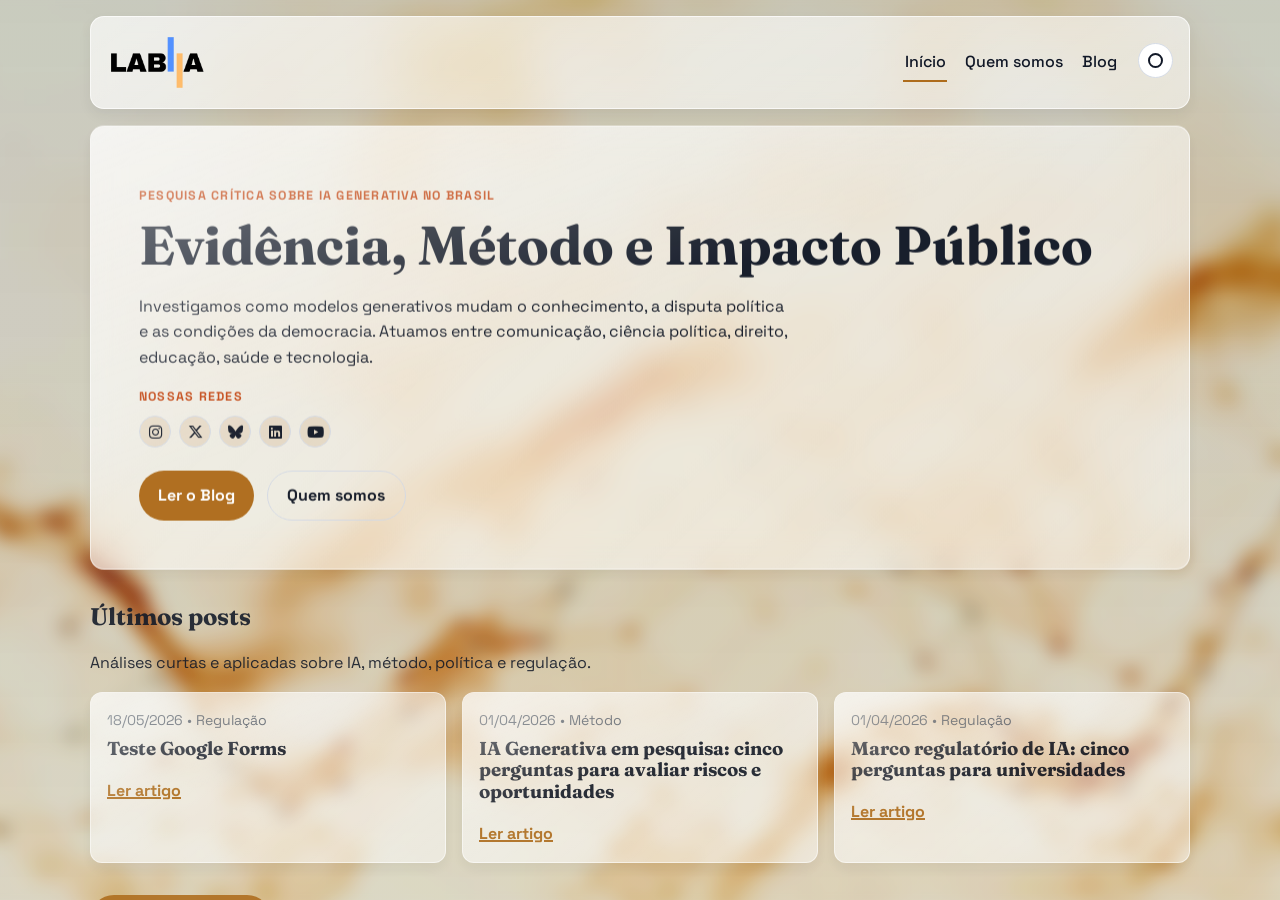
<file: index.html>
<!DOCTYPE html>
<html lang="pt-BR">
<head>
  <meta charset="UTF-8">
  <meta http-equiv="refresh" content="0; url=site/index.html">
  <meta name="viewport" content="width=device-width, initial-scale=1.0">
  <title>Redirecionando...</title>
</head>
<body>
  <p>Redirecionando para <a href="site/index.html">site/index.html</a>...</p>
</body>
</html>
</file>
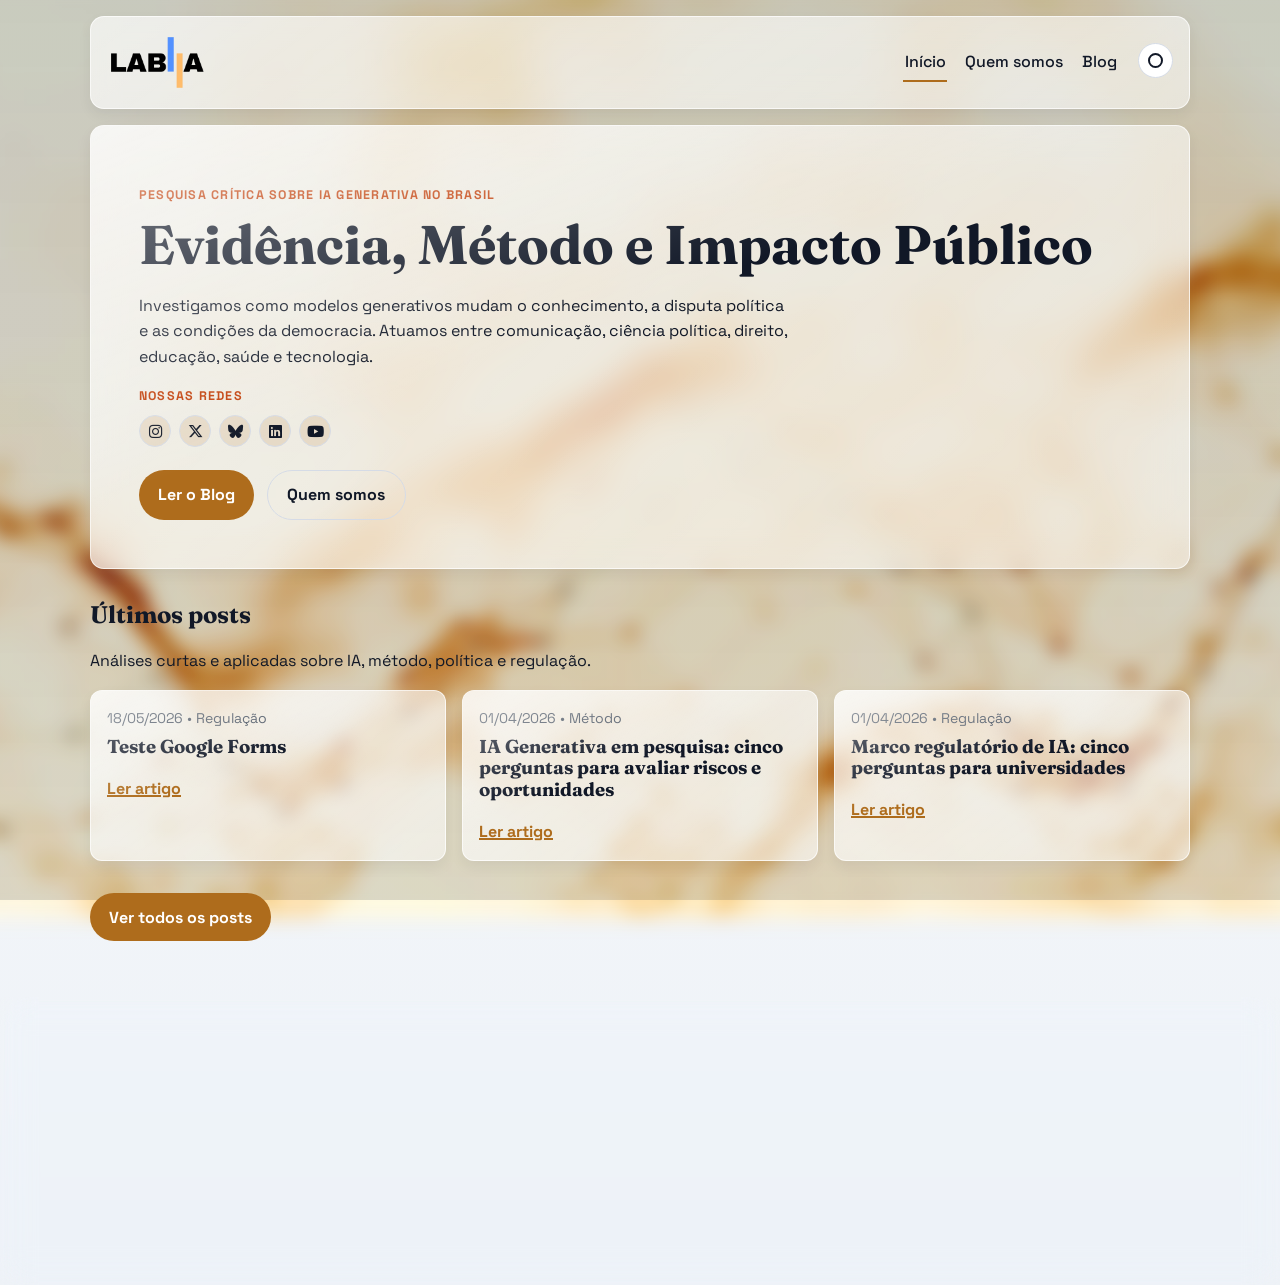
<file: site/index.html>
<!DOCTYPE html>
<html lang="pt-BR">
<head>
  <meta charset="UTF-8">
  <meta name="viewport" content="width=device-width, initial-scale=1.0">
  <title>LABIIA | IA, Democracia e Sociedade</title>
  <meta name="description" content="Site institucional do LABIIA LAB - pesquisa sobre IA generativa, política e democracia.">
  <script>
    (function () {
      const themeKey = 'labiia-theme';
      const backgroundKey = 'labiia-bg-image';
      const bgLight = 'assets/img/background-light.png';
      const bgDark = 'assets/img/background-dark.png';
      let theme = '';
      try {
        const saved = localStorage.getItem(themeKey);
        theme = saved === 'dark' || saved === 'light'
          ? saved
          : (window.matchMedia('(prefers-color-scheme: dark)').matches ? 'dark' : 'light');
      } catch (_error) {
        theme = window.matchMedia('(prefers-color-scheme: dark)').matches ? 'dark' : 'light';
      }

      const expectedBackground = theme === 'dark' ? bgDark : bgLight;
      let backgroundPath = expectedBackground;
      try {
        const storedBackground = localStorage.getItem(backgroundKey);
        backgroundPath = storedBackground === expectedBackground
          ? storedBackground
          : expectedBackground;
      } catch (_error) {
        backgroundPath = expectedBackground;
      }

      const root = document.documentElement;
      root.setAttribute('data-theme', theme);
      root.style.setProperty('--page-bg-image', `url('${backgroundPath}')`);

      try {
        localStorage.setItem(backgroundKey, backgroundPath);
      } catch (_error) {
        // Ignore storage failures.
      }
    })();
  </script>
  <link rel="stylesheet" href="https://cdnjs.cloudflare.com/ajax/libs/font-awesome/6.5.2/css/all.min.css">
  <link rel="preconnect" href="https://fonts.googleapis.com">
  <link rel="preconnect" href="https://fonts.gstatic.com" crossorigin>
  <link href="https://fonts.googleapis.com/css2?family=Fraunces:opsz,wght@9..144,500;9..144,700&family=Space+Grotesk:wght@400;500;700&display=swap" rel="stylesheet">
  <link rel="stylesheet" href="styles.css">
</head>
<body data-page="home">
  <div class="page-glow" aria-hidden="true"></div>
  <div id="site-header"></div>

  <main>
    <section class="hero reveal">
      <p class="kicker">Pesquisa crítica sobre IA generativa no Brasil</p>
      <h1>Evidência, Método e Impacto Público</h1>
      <p class="hero-copy">
        Investigamos como modelos generativos mudam o conhecimento, a disputa política e as condições da democracia.
        Atuamos entre comunicação, ciência política, direito, educação, saúde e tecnologia.
      </p>
      <div class="social-links-block" aria-label="Nossas redes">
        <p class="kicker">Nossas Redes</p>
        <div class="social-links-actions" id="labiia-social-links">
          <p class="preview-meta">Carregando redes...</p>
        </div>
      </div>
      <div class="hero-actions">
        <a class="btn btn-primary" href="blog.html">Ler o Blog</a>
        <a class="btn btn-ghost" href="quemsomos.html">Quem somos</a>
      </div>
    </section>

    <section class="reveal blog-preview">
      <div class="section-head">
        <h2>Últimos posts</h2>
        <p>Análises curtas e aplicadas sobre IA, método, política e regulação.</p>
      </div>
      <div class="preview-grid" id="home-posts-preview" aria-live="polite">
        <article class="preview-card">
          <p class="preview-meta">Carregando...</p>
          <h3>Buscando posts recentes</h3>
          <p>Se essa mensagem não sair, verifique se o servidor local está ativo.</p>
        </article>
      </div>
      <a class="btn btn-primary" href="blog.html">Ver todos os posts</a>
    </section>
  </main>

  <div id="site-footer"></div>

  <script src="script.js"></script>
</body>
</html>
</file>
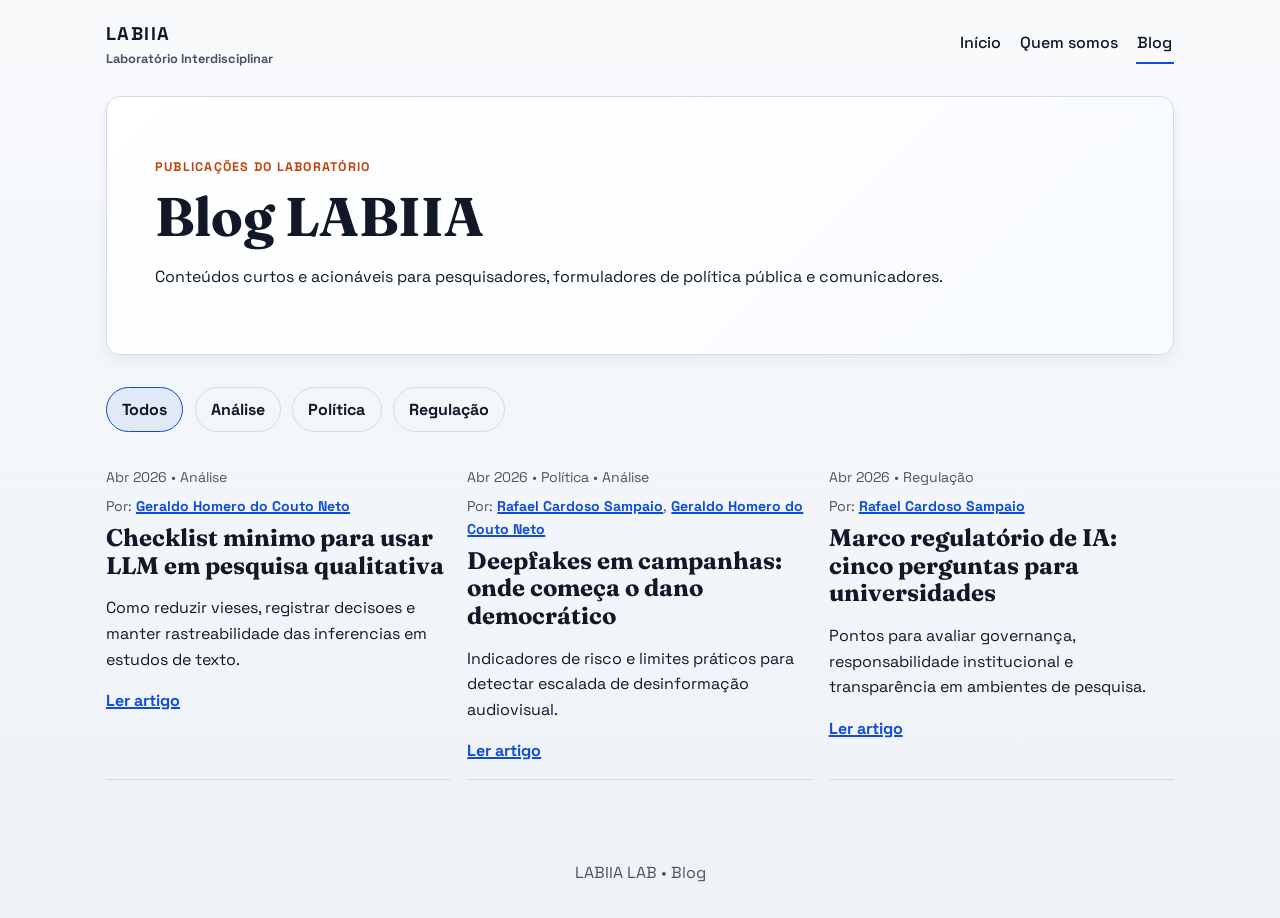
<file: blog.html>
<!DOCTYPE html>
<html lang="pt-BR">
<head>
  <meta charset="UTF-8">
  <meta name="viewport" content="width=device-width, initial-scale=1.0">
  <title>Blog | LABIIA LAB</title>
  <meta name="description" content="Blog do LABIIA LAB com artigos sobre IA generativa, política e democracia.">
  <link rel="preconnect" href="https://fonts.googleapis.com">
  <link rel="preconnect" href="https://fonts.gstatic.com" crossorigin>
  <link href="https://fonts.googleapis.com/css2?family=Fraunces:opsz,wght@9..144,500;9..144,700&family=Space+Grotesk:wght@400;500;700&display=swap" rel="stylesheet">
  <link rel="stylesheet" href="styles.css">
</head>
<body>
  <div class="page-glow" aria-hidden="true"></div>
  <header class="site-header">
    <a class="brand" href="index.html" aria-label="Início">
      <span class="brand-mark">LABIIA</span>
      <span class="brand-sub">Laboratório Interdisciplinar</span>
    </a>
    <button class="nav-toggle" type="button" aria-label="Abrir menu" aria-expanded="false" aria-controls="main-nav">
      <span></span>
      <span></span>
      <span></span>
    </button>
    <nav class="main-nav" id="main-nav" aria-label="Navegação principal">
      <a href="index.html">Início</a>
      <a href="quemsomos.html">Quem somos</a>
      <a href="blog.html" class="active">Blog</a>
    </nav>
  </header>

  <main class="blog-main">
    <section class="blog-hero reveal">
      <p class="kicker">Publicações do Laboratório</p>
      <h1>Blog LABIIA</h1>
      <p>
        Conteúdos curtos e acionáveis para pesquisadores, formuladores de política pública e comunicadores.
      </p>
    </section>

    <section class="filters reveal" id="blog-filters" aria-label="Filtros de categoria">
      <button class="filter active" data-filter="all">Todos</button>
    </section>

    <section class="posts-grid reveal" id="posts-grid" aria-live="polite">
      <article class="post-card" id="posts-loading">
        <p class="preview-meta">Carregando...</p>
        <h2>Buscando posts em Markdown</h2>
        <p>Se essa mensagem não sair, verifique se o servidor local está ativo.</p>
      </article>
    </section>
  </main>

  <footer class="site-footer">
    <p>LABIIA LAB • Blog</p>
  </footer>

  <script src="script.js"></script>
</body>
</html>
</file>
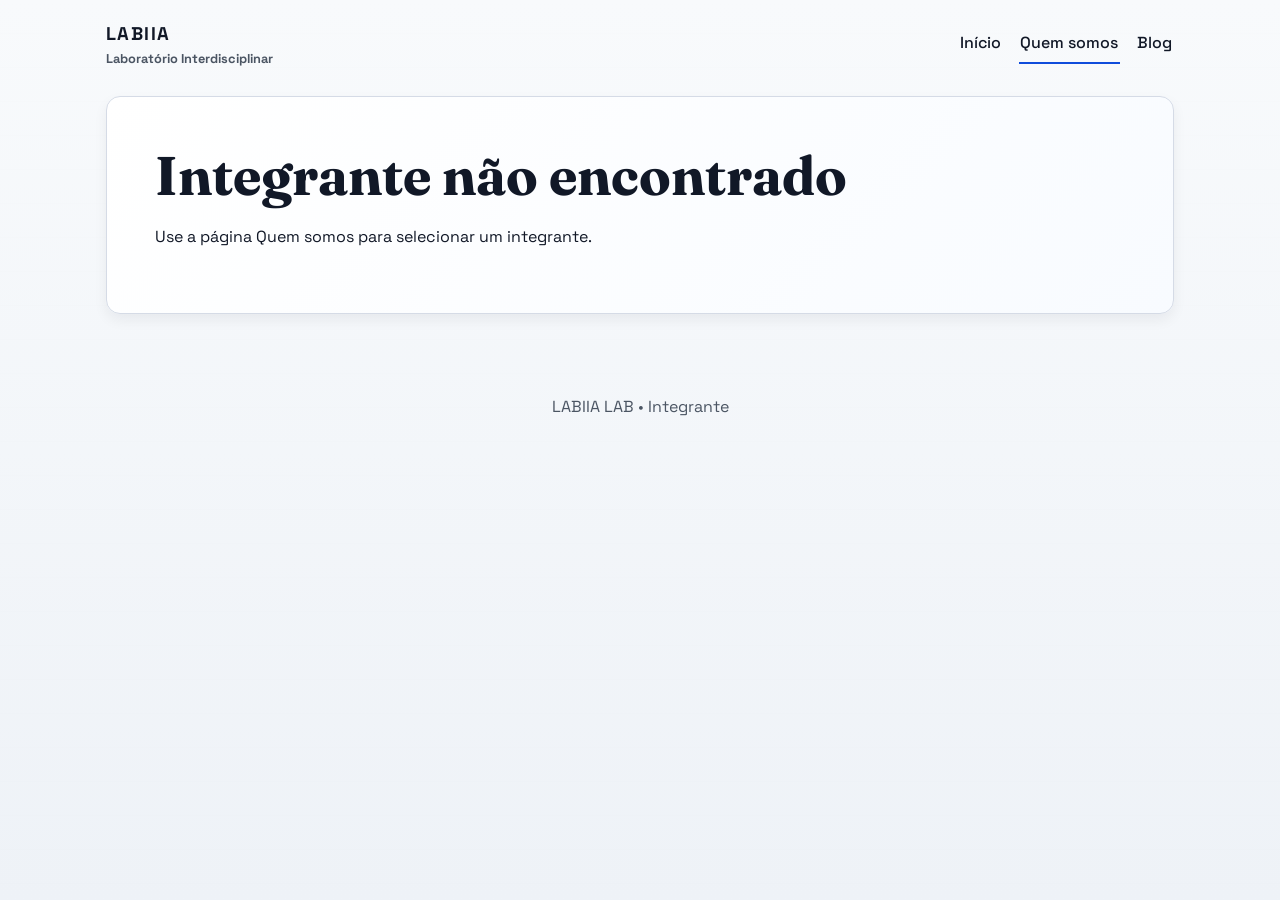
<file: integrante.html>
<!DOCTYPE html>
<html lang="pt-BR">
<head>
  <meta charset="UTF-8">
  <meta name="viewport" content="width=device-width, initial-scale=1.0">
  <title>Integrante | LABIIA</title>
  <meta name="description" content="Perfil de integrante do LABIIA LAB.">
  <link rel="preconnect" href="https://fonts.googleapis.com">
  <link rel="preconnect" href="https://fonts.gstatic.com" crossorigin>
  <link href="https://fonts.googleapis.com/css2?family=Fraunces:opsz,wght@9..144,500;9..144,700&family=Space+Grotesk:wght@400;500;700&display=swap" rel="stylesheet">
  <link rel="stylesheet" href="styles.css">
</head>
<body>
  <div class="page-glow" aria-hidden="true"></div>
  <header class="site-header">
    <a class="brand" href="index.html" aria-label="Início">
      <span class="brand-mark">LABIIA</span>
      <span class="brand-sub">Laboratório Interdisciplinar</span>
    </a>
    <button class="nav-toggle" type="button" aria-label="Abrir menu" aria-expanded="false" aria-controls="main-nav">
      <span></span>
      <span></span>
      <span></span>
    </button>
    <nav class="main-nav" id="main-nav" aria-label="Navegação principal">
      <a href="index.html">Início</a>
      <a href="quemsomos.html" class="active">Quem somos</a>
      <a href="blog.html">Blog</a>
    </nav>
  </header>

  <main class="blog-main">
    <article class="hero reveal" id="integrante-profile" aria-live="polite">
      <p class="preview-meta">Carregando...</p>
      <h1>Buscando perfil</h1>
      <p>Aguarde alguns instantes.</p>
    </article>
  </main>

  <footer class="site-footer">
    <p>LABIIA LAB • Integrante</p>
  </footer>

  <script src="script.js"></script>
</body>
</html>
</file>
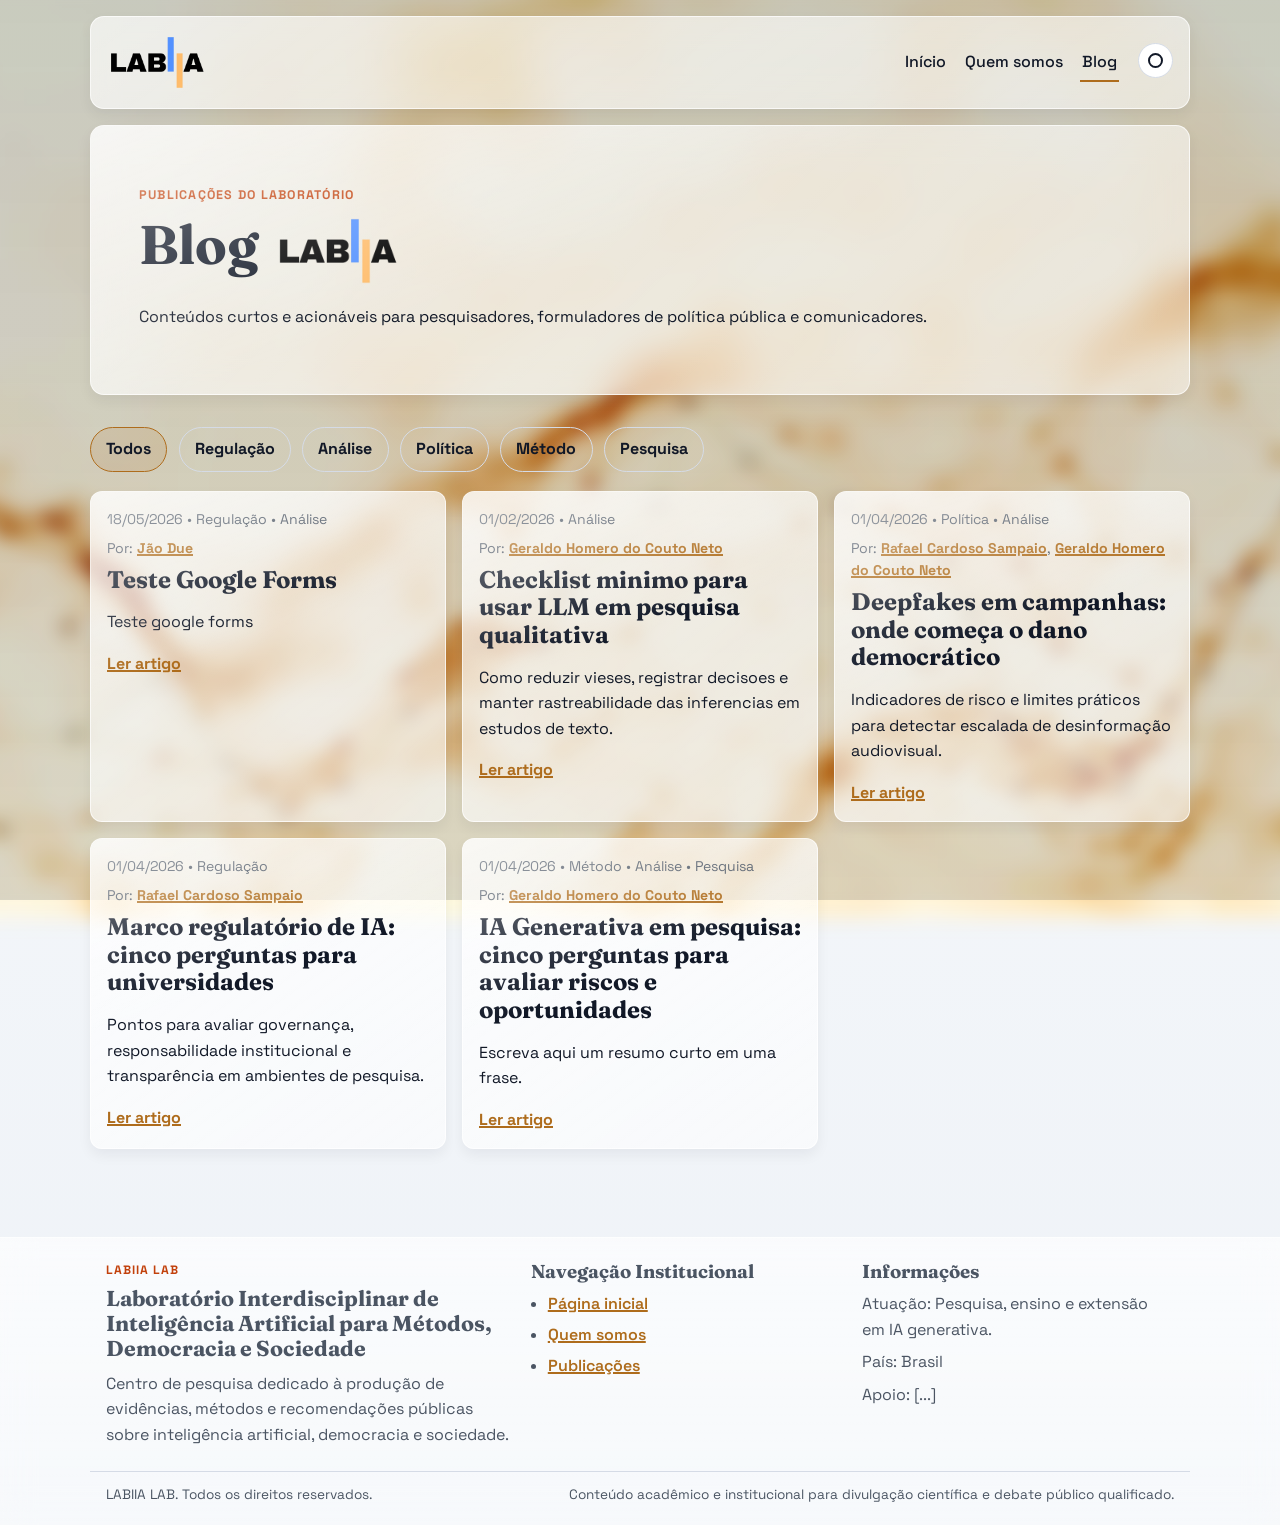
<file: site/blog.html>
<!DOCTYPE html>
<html lang="pt-BR">
<head>
  <meta charset="UTF-8">
  <meta name="viewport" content="width=device-width, initial-scale=1.0">
  <title>Blog | LABIIA LAB</title>
  <meta name="description" content="Blog do LABIIA LAB com artigos sobre IA generativa, política e democracia.">
  <script>
    (function () {
      const themeKey = 'labiia-theme';
      const backgroundKey = 'labiia-bg-image';
      const bgLight = 'assets/img/background-light.png';
      const bgDark = 'assets/img/background-dark.png';
      let theme = '';
      try {
        const saved = localStorage.getItem(themeKey);
        theme = saved === 'dark' || saved === 'light'
          ? saved
          : (window.matchMedia('(prefers-color-scheme: dark)').matches ? 'dark' : 'light');
      } catch (_error) {
        theme = window.matchMedia('(prefers-color-scheme: dark)').matches ? 'dark' : 'light';
      }

      const expectedBackground = theme === 'dark' ? bgDark : bgLight;
      let backgroundPath = expectedBackground;
      try {
        const storedBackground = localStorage.getItem(backgroundKey);
        backgroundPath = storedBackground === expectedBackground
          ? storedBackground
          : expectedBackground;
      } catch (_error) {
        backgroundPath = expectedBackground;
      }

      const root = document.documentElement;
      root.setAttribute('data-theme', theme);
      root.style.setProperty('--page-bg-image', `url('${backgroundPath}')`);

      try {
        localStorage.setItem(backgroundKey, backgroundPath);
      } catch (_error) {
        // Ignore storage failures.
      }
    })();
  </script>
  <link rel="stylesheet" href="https://cdnjs.cloudflare.com/ajax/libs/font-awesome/6.5.2/css/all.min.css">
  <link rel="preconnect" href="https://fonts.googleapis.com">
  <link rel="preconnect" href="https://fonts.gstatic.com" crossorigin>
  <link href="https://fonts.googleapis.com/css2?family=Fraunces:opsz,wght@9..144,500;9..144,700&family=Space+Grotesk:wght@400;500;700&display=swap" rel="stylesheet">
  <link rel="stylesheet" href="styles.css">
</head>
<body data-page="blog">
  <div class="page-glow" aria-hidden="true"></div>
  <div id="site-header"></div>

  <main class="blog-main">
    <section class="blog-hero reveal">
      <p class="kicker">Publicações do Laboratório</p>
      <h1>
        Blog
        <img src="assets/img/logo.png" alt="LABIIA" class="blog-title-logo">
      </h1>
      <p>
        Conteúdos curtos e acionáveis para pesquisadores, formuladores de política pública e comunicadores.
      </p>
    </section>

    <section class="filters reveal" id="blog-filters" aria-label="Filtros de categoria">
      <button class="filter active" data-filter="all">Todos</button>
    </section>

    <section class="posts-grid reveal" id="posts-grid" aria-live="polite">
      <article class="post-card" id="posts-loading">
        <p class="preview-meta">Carregando...</p>
        <h2>Buscando posts em Markdown</h2>
        <p>Se essa mensagem não sair, verifique se o servidor local está ativo.</p>
      </article>
    </section>
  </main>

  <div id="site-footer"></div>

  <script src="script.js"></script>
</body>
</html>
</file>
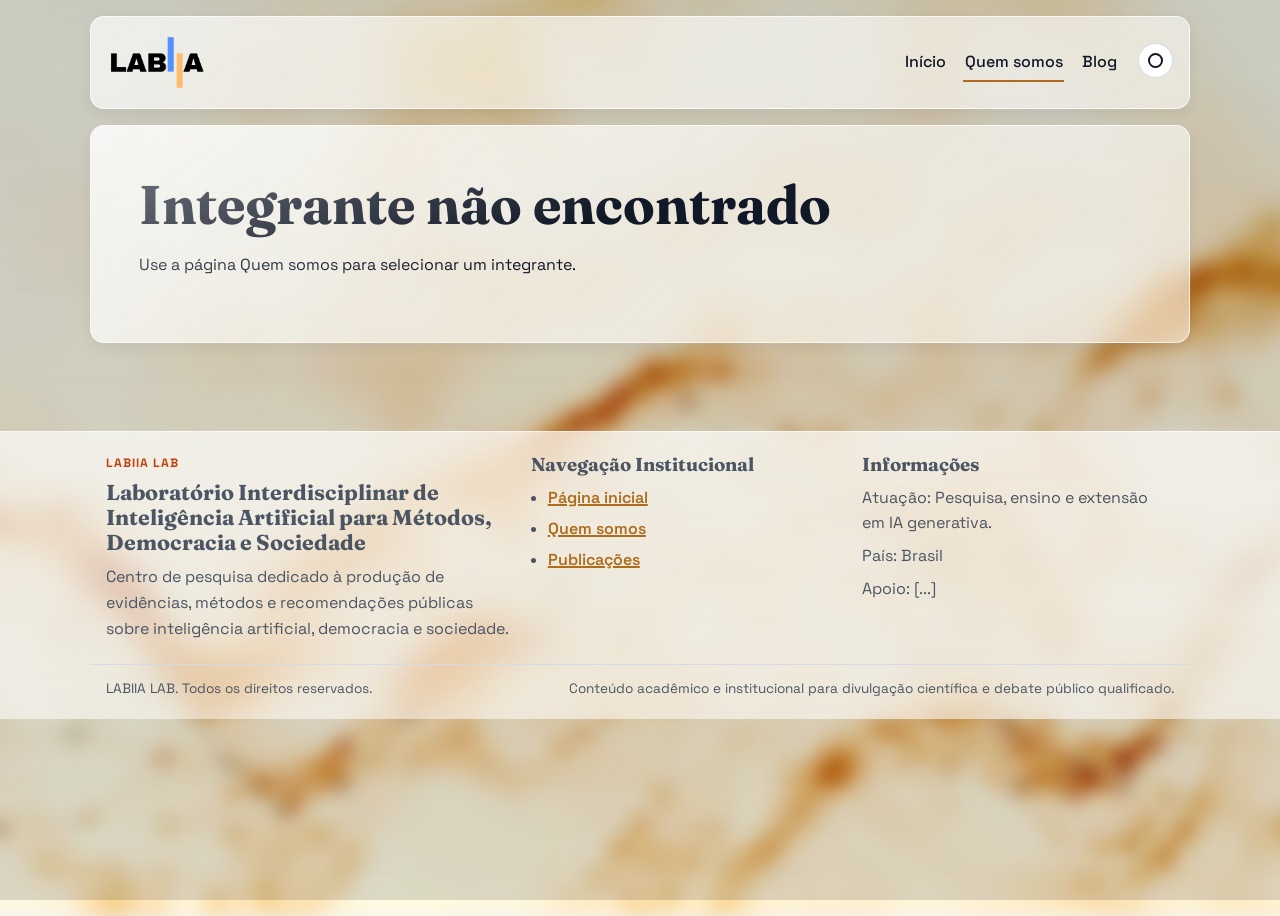
<file: site/integrante.html>
<!DOCTYPE html>
<html lang="pt-BR">
<head>
  <meta charset="UTF-8">
  <meta name="viewport" content="width=device-width, initial-scale=1.0">
  <title>Integrante | LABIIA</title>
  <meta name="description" content="Perfil de integrante do LABIIA LAB.">
  <script>
    (function () {
      const themeKey = 'labiia-theme';
      const backgroundKey = 'labiia-bg-image';
      const bgLight = 'assets/img/background-light.png';
      const bgDark = 'assets/img/background-dark.png';
      let theme = '';
      try {
        const saved = localStorage.getItem(themeKey);
        theme = saved === 'dark' || saved === 'light'
          ? saved
          : (window.matchMedia('(prefers-color-scheme: dark)').matches ? 'dark' : 'light');
      } catch (_error) {
        theme = window.matchMedia('(prefers-color-scheme: dark)').matches ? 'dark' : 'light';
      }

      const expectedBackground = theme === 'dark' ? bgDark : bgLight;
      let backgroundPath = expectedBackground;
      try {
        const storedBackground = localStorage.getItem(backgroundKey);
        backgroundPath = storedBackground === expectedBackground
          ? storedBackground
          : expectedBackground;
      } catch (_error) {
        backgroundPath = expectedBackground;
      }

      const root = document.documentElement;
      root.setAttribute('data-theme', theme);
      root.style.setProperty('--page-bg-image', `url('${backgroundPath}')`);

      try {
        localStorage.setItem(backgroundKey, backgroundPath);
      } catch (_error) {
        // Ignore storage failures.
      }
    })();
  </script>
  <link rel="stylesheet" href="https://cdnjs.cloudflare.com/ajax/libs/font-awesome/6.5.2/css/all.min.css">
  <link rel="preconnect" href="https://fonts.googleapis.com">
  <link rel="preconnect" href="https://fonts.gstatic.com" crossorigin>
  <link href="https://fonts.googleapis.com/css2?family=Fraunces:opsz,wght@9..144,500;9..144,700&family=Space+Grotesk:wght@400;500;700&display=swap" rel="stylesheet">
  <link rel="stylesheet" href="styles.css">
</head>
<body data-page="about">
  <div class="page-glow" aria-hidden="true"></div>
  <div id="site-header"></div>

  <main class="blog-main">
    <article class="hero reveal" id="integrante-profile" aria-live="polite">
      <p class="preview-meta">Carregando...</p>
      <h1>Buscando perfil</h1>
      <p>Aguarde alguns instantes.</p>
    </article>
  </main>

  <div id="site-footer"></div>

  <script src="script.js"></script>
</body>
</html>
</file>
<file: site/styles.css>
:root {
  --bg: #eef2f7;
  --surface: #ffffff;
  --ink: #111827;
  --muted: #4b5563;
  --accent: #ae6c1c;
  --accent-2: #c2410c;
  --stroke: #d5dbe6;
  --shadow: 0 6px 14px rgba(17, 24, 39, 0.06);
  --bg-gradient-start: #f8fafc;
  --bg-gradient-end: #eef2f7;
  --page-glow-line: rgba(17, 24, 39, 0.04);
  --hero-start: #ffffff;
  --hero-end: #f8fbff;
  --accent-soft: rgba(174, 108, 28, 0.14);
  --code-bg: rgba(31, 43, 36, 0.08);
  --glass-surface: rgba(255, 255, 255, 0.55);
  --glass-surface-strong: rgba(255, 255, 255, 0.68);
  --glass-stroke: rgba(255, 255, 255, 0.7);
  --glass-highlight: rgba(255, 255, 255, 0.48);
  --bg-node-a: rgba(15, 76, 219, 0.17);
  --bg-node-b: rgba(194, 65, 12, 0.12);
  --bg-node-c: rgba(12, 74, 110, 0.11);
  --bg-line: rgba(15, 76, 219, 0.06);
  --page-bg-image: url('assets/img/background-light.png');
  --content-max: 1100px;
  --page-gutter: 1rem;
}

:root[data-theme='dark'] {
  --bg: #0f172a;
  --surface: #111c34;
  --ink: #e5edf9;
  --muted: #a3b3ce;
  --accent: #428bf9;
  --accent-2: #fdba74;
  --stroke: #5d4a2a;
  --shadow: 0 10px 22px rgba(2, 6, 23, 0.4);
  --bg-gradient-start: #0b1223;
  --bg-gradient-end: #111a31;
  --page-glow-line: rgba(148, 163, 184, 0.12);
  --hero-start: #0f1a33;
  --hero-end: #132446;
  --accent-soft: rgba(127, 178, 255, 0.22);
  --code-bg: rgba(15, 23, 42, 0.9);
  --glass-surface: rgba(18, 32, 58, 0.55);
  --glass-surface-strong: rgba(20, 37, 67, 0.68);
  --glass-stroke: rgba(148, 163, 184, 0.22);
  --glass-highlight: rgba(191, 219, 254, 0.18);
  --bg-node-a: rgba(127, 178, 255, 0.23);
  --bg-node-b: rgba(251, 191, 36, 0.12);
  --bg-node-c: rgba(56, 189, 248, 0.12);
  --bg-line: rgba(148, 163, 184, 0.14);
  --page-bg-image: url('assets/img/background-dark.png');
}

* {
  box-sizing: border-box;
}

html,
body {
  margin: 0;
  padding: 0;
}

html {
  min-height: 100%;
  background: transparent;
}

body {
  font-family: "Space Grotesk", sans-serif;
  color: var(--ink);
  background: linear-gradient(180deg, var(--bg-gradient-start) 0%, var(--bg-gradient-end) 100%);
  min-height: 100vh;
  line-height: 1.6;
  position: relative;
  isolation: isolate;
}

body::before,
body::after {
  content: '';
  position: fixed;
  inset: 0;
  pointer-events: none;
}

body::before {
  background: var(--page-bg-image) center / cover no-repeat;
  filter: blur(9px);
  transform: scale(1.04);
  z-index: -2;
}

body::after {
  background: linear-gradient(180deg, rgba(9, 20, 36, 0.22), rgba(9, 20, 36, 0.14));
  z-index: -1;
}

.page-glow {
  display: none;
}

h1,
h2,
h3 {
  font-family: "Fraunces", serif;
  line-height: 1.15;
  margin-top: 0;
}

a {
  color: var(--accent);
  font-weight: 700;
  text-decoration-thickness: 2px;
}

.site-header {
  width: min(var(--content-max), calc(100% - (var(--page-gutter) * 2)));
  margin: var(--page-gutter) auto 0;
  padding: var(--page-gutter);
  display: flex;
  justify-content: space-between;
  align-items: center;
  gap: 1rem;
  position: relative;
  z-index: 20;
  background: linear-gradient(145deg, var(--glass-surface-strong), var(--glass-surface));
  border: 1px solid var(--glass-stroke);
  border-radius: 14px;
  box-shadow: var(--shadow);
  backdrop-filter: blur(14px) saturate(120%);
  -webkit-backdrop-filter: blur(14px) saturate(120%);
}

.theme-toggle {
  border: 1px solid var(--stroke);
  background: var(--surface);
  color: var(--ink);
  border-radius: 999px;
  width: 2.2rem;
  height: 2.2rem;
  padding: 0;
  cursor: pointer;
  display: inline-flex;
  align-items: center;
  justify-content: center;
  flex-shrink: 0;
}

.theme-toggle:hover {
  border-color: var(--accent);
  background: var(--accent-soft);
}

.theme-toggle-icon {
  display: inline-block;
  width: 0.95rem;
  height: 0.95rem;
  border-radius: 50%;
  border: 2px solid currentColor;
  position: relative;
}

:root[data-theme='dark'] .theme-toggle-icon {
  border-color: transparent;
  background: currentColor;
}

:root[data-theme='dark'] .theme-toggle-icon::after {
  content: '';
  position: absolute;
  width: 0.82rem;
  height: 0.82rem;
  border-radius: 50%;
  background: var(--surface);
  top: 0.02rem;
  left: 0.34rem;
}

.brand {
  text-decoration: none;
  color: var(--ink);
  display: inline-flex;
  flex-direction: column;
}

.brand-logo {
  width: clamp(24px, 8vw, 110px);
  height: auto;
  filter: none;
}

:root[data-theme='dark'] .brand-logo {
  filter: invert(1);
}

.brand-mark {
  font-weight: 700;
  font-size: 1.15rem;
  letter-spacing: 0.08em;
}

.brand-sub {
  font-size: 0.8rem;
  color: var(--muted);
}

.main-nav {
  display: flex;
  gap: 1rem;
  flex-wrap: wrap;
}

.main-nav a {
  text-decoration: none;
  border-bottom: 2px solid transparent;
  padding: 0.35rem 0.1rem;
  color: var(--ink);
  font-weight: 500;
}

.main-nav .theme-toggle {
  margin-left: 0.2rem;
}

.main-nav a:hover,
.main-nav a.active {
  border-color: var(--accent);
  background: transparent;
}

.nav-toggle {
  display: none;
  background: transparent;
  border: 0;
  padding: 0.2rem;
  cursor: pointer;
}

.nav-toggle span {
  display: block;
  width: 24px;
  height: 2.5px;
  margin: 4px 0;
  background: var(--ink);
  border-radius: 2px;
}

main {
  width: min(var(--content-max), calc(100% - (var(--page-gutter) * 2)));
  margin: 0 auto;
  padding: var(--page-gutter) 0;
  position: relative;
  isolation: isolate;
}

main::before,
main::after {
  content: none;
}

.hero,
.blog-hero {
  background: linear-gradient(135deg, var(--glass-surface-strong), var(--glass-surface));
  border: 1px solid var(--glass-stroke);
  box-shadow: var(--shadow);
  border-radius: 14px;
  padding: clamp(1.5rem, 4vw, 3rem);
  margin-bottom: 2rem;
  backdrop-filter: blur(16px) saturate(125%);
  -webkit-backdrop-filter: blur(16px) saturate(125%);
  position: relative;
  overflow: hidden;
}

.hero::before,
.blog-hero::before,
.axis-card::before,
.preview-card::before,
.post-card::before,
.timeline-grid article::before {
  content: '';
  position: absolute;
  inset: 0;
  pointer-events: none;
  background: linear-gradient(160deg, var(--glass-highlight), transparent 45%);
}

.kicker {
  letter-spacing: 0.1em;
  text-transform: uppercase;
  font-size: 0.78rem;
  color: var(--accent-2);
  margin-bottom: 0.5rem;
  font-weight: 700;
}

.hero h1,
.blog-hero h1 {
  font-size: clamp(2rem, 5vw, 3.4rem);
  margin-bottom: 0.8rem;
}

.blog-title-logo {
  width: clamp(86px, 10vw, 150px);
  height: auto;
  vertical-align: middle;
  margin-left: 0.35rem;
  filter: none;
}

:root[data-theme='dark'] .blog-title-logo {
  filter: invert(1);
}

.hero-copy {
  max-width: 65ch;
}

.hero-actions {
  margin-top: 1.4rem;
  display: flex;
  gap: 0.8rem;
  flex-wrap: wrap;
}

.social-links-block {
  margin-top: 1.1rem;
}

.social-links-actions,
.important-links-inline {
  display: flex;
  flex-wrap: wrap;
  gap: 0.5rem;
}

.social-link,
.integrante-link {
  display: inline-flex;
  align-items: center;
  gap: 0.38rem;
  border: 1px solid var(--stroke);
  border-radius: 999px;
  padding: 0.26rem 0.64rem;
  text-decoration: none;
  background: var(--accent-soft);
  font-size: 0.86rem;
  font-weight: 600;
  line-height: 1;
}

.social-link.icon-only,
.integrante-link.icon-only {
  width: 2rem;
  height: 2rem;
  padding: 0;
  justify-content: center;
}

.social-link.no-icon,
.integrante-link.no-icon {
  padding-left: 0.6rem;
}

.social-icon {
  display: inline-flex;
  width: 1rem;
  height: 1rem;
  color: var(--ink);
  align-items: center;
  justify-content: center;
}

.social-icon svg {
  width: 100%;
  height: 100%;
  fill: currentColor;
}

.social-icon i {
  font-size: 0.95rem;
  line-height: 1;
}

.btn {
  text-decoration: none;
  border-radius: 999px;
  padding: 0.7rem 1.2rem;
  font-weight: 700;
  display: inline-flex;
  align-items: center;
  justify-content: center;
}

.btn-primary {
  color: #fff;
  background: var(--accent);
}

.btn-ghost {
  color: var(--ink);
  border: 1px solid var(--stroke);
  background: transparent;
}

.section-head {
  margin-bottom: 1rem;
}

.info-card,
.axis-card,
.preview-card,
.post-card,
.timeline-grid article {
  background: linear-gradient(145deg, var(--glass-surface-strong), var(--glass-surface));
  border: 1px solid var(--glass-stroke);
  border-radius: 12px;
  padding: 1rem;
  box-shadow: var(--shadow);
  backdrop-filter: blur(14px) saturate(118%);
  -webkit-backdrop-filter: blur(14px) saturate(118%);
  position: relative;
  overflow: hidden;
}

.post-card {
  box-shadow: var(--shadow);
}

#posts-grid .post-card {
  border-radius: 12px;
  border: 1px solid var(--glass-stroke);
  box-shadow: var(--shadow);
  padding: 1rem;
}

#integrantes-grid .post-card {
  border-radius: 12px;
  border: 1px solid var(--glass-stroke);
  box-shadow: var(--shadow);
  padding: 1rem;
}

.mission-section {
  margin-bottom: 2rem;
  padding-bottom: 1.2rem;
  border-bottom: 0;
}

.mission-lead {
  font-size: 1.1rem;
  max-width: 72ch;
  margin-bottom: 1rem;
}

.mission-grid {
  display: grid;
  grid-template-columns: repeat(2, minmax(0, 1fr));
  gap: 1rem;
}

.mission-grid div {
  padding: 0.8rem 0;
  border-top: 1px solid var(--stroke);
}

.axis-grid,
.preview-grid,
.timeline-grid,
.posts-grid {
  display: grid;
  grid-template-columns: repeat(3, minmax(0, 1fr));
  gap: 1rem;
  margin-bottom: 2rem;
}

.axis-list {
  display: grid;
  grid-template-columns: 1fr;
  margin-bottom: 2rem;
}

.axis-grid-2 {
  grid-template-columns: repeat(2, minmax(0, 1fr));
}

.axis-item {
  padding: 0.95rem 0;
  border-bottom: 1px solid var(--stroke);
}

.axis-item h3,
.blog-item h3 {
  margin-bottom: 0.3rem;
}

.blog-list {
  display: grid;
  grid-template-columns: 1fr;
  gap: 0.2rem;
  margin-bottom: 1.2rem;
}

.blog-item {
  padding: 0.85rem 0;
  border-bottom: 1px solid var(--stroke);
}

#integrantes-grid {
  grid-template-columns: 1fr;
}

.timeline-grid {
  grid-template-columns: repeat(2, minmax(0, 1fr));
}

.axis-tag {
  font-size: 0.78rem;
  font-weight: 700;
  text-transform: uppercase;
  color: var(--accent-2);
  letter-spacing: 0.08em;
}

.preview-meta {
  margin: 0 0 0.4rem;
  color: var(--muted);
  font-size: 0.88rem;
}



.filters {
  display: flex;
  gap: 0.7rem;
  flex-wrap: wrap;
  margin-bottom: 1.2rem;
}

.filter {
  border: 1px solid var(--stroke);
  border-radius: 999px;
  background: transparent;
  color: var(--ink);
  font: inherit;
  font-weight: 700;
  padding: 0.55rem 0.95rem;
  cursor: pointer;
}

.filter.active,
.filter:hover {
  border-color: var(--accent);
  background: var(--accent-soft);
}

.post-card h2 {
  margin-bottom: 0.55rem;
}

.post-lead {
  font-size: 1.05rem;
  color: var(--muted);
  margin-bottom: 1.2rem;
}

.post-layout {
  display: grid;
  grid-template-columns: minmax(0, 1fr) 260px;
  gap: 1.2rem;
  align-items: start;
}

.post-main {
  min-width: 0;
}

.post-toc {
  position: sticky;
  top: 1rem;
  border-left: 0;
  padding-left: 0;
}

.post-toc h2 {
  font-size: 1.05rem;
  margin-bottom: 0.55rem;
}

.post-toc-list {
  list-style: none;
  margin: 0;
  padding: 0;
  display: grid;
  gap: 0.35rem;
}

.post-toc-list li a {
  text-decoration: none;
  color: var(--muted);
  font-weight: 600;
}

.post-toc-list li a:hover {
  color: var(--accent);
}

.post-toc-list .toc-level-3 {
  padding-left: 0.7rem;
}

.post-toc-mobile {
  display: none;
  margin-bottom: 1rem;
  border: 1px solid var(--stroke);
  border-radius: 10px;
  padding: 0.55rem 0.75rem;
  background: var(--surface);
}

.post-toc-mobile summary {
  cursor: pointer;
  font-weight: 700;
}

.post-toc-mobile[open] summary {
  margin-bottom: 0.6rem;
}

.post-markdown h2,
.post-markdown h3 {
  margin-top: 1.5rem;
  margin-bottom: 0.6rem;
}

.post-markdown p,
.post-markdown ul,
.post-markdown ol,
.post-markdown blockquote {
  margin-top: 0;
  margin-bottom: 1rem;
}

.post-markdown ul,
.post-markdown ol {
  padding-left: 1.2rem;
}

.post-markdown pre,
.post-markdown code {
  font-family: "Courier New", monospace;
}

.post-markdown pre {
  background: var(--code-bg);
  border: 1px solid var(--stroke);
  border-radius: 12px;
  padding: 0.8rem;
  overflow-x: auto;
}

.post-markdown blockquote {
  border-left: 4px solid var(--accent);
  padding-left: 0.8rem;
  color: var(--muted);
}

.integrante-card {
  padding: 0.75rem 0.9rem;
}

.integrante-head {
  display: flex;
  align-items: center;
  gap: 0.7rem;
  margin-bottom: 0.45rem;
}

.integrante-avatar {
  width: 84px;
  height: 84px;
  border-radius: 50%;
  object-fit: cover;
  border: 2px solid rgba(15, 118, 110, 0.3);
  background: var(--surface);
}

.integrante-head-text h2 {
  margin: 0;
  line-height: 1.05;
}

.integrante-role {
  margin: 0 0 0.22rem;
  color: var(--muted);
  font-weight: 600;
  font-size: 0.88rem;
}

.integrante-nome {
  font-size: clamp(1.35rem, 2vw, 1.75rem);
  margin: 0;
}

.integrante-bio {
  margin: 0 0 0.55rem;
  color: var(--muted);
  line-height: 1.45;
}

.integrante-profile-posts {
  margin-top: 1.2rem;
}

.integrante-profile-posts h2 {
  margin-bottom: 0.7rem;
}

.author-posts-list {
  display: grid;
  grid-template-columns: 1fr;
  gap: 0.8rem;
}

.integrante-head h2 {
  margin: 0;
}

.site-footer {
  margin-top: 2.5rem;
  border-top: 1px solid var(--glass-stroke);
  background: linear-gradient(180deg, var(--glass-surface-strong), var(--glass-surface));
  color: var(--muted);
  backdrop-filter: blur(16px) saturate(120%);
  -webkit-backdrop-filter: blur(16px) saturate(120%);
}

.footer-inner {
  max-width: 1100px;
  margin: 0 auto;
  padding: 1.4rem 1rem 1rem;
  display: grid;
  gap: 1.25rem;
  grid-template-columns: 1.3fr 1fr 1fr;
}

.footer-kicker {
  margin: 0 0 0.35rem;
  letter-spacing: 0.08em;
  text-transform: uppercase;
  font-size: 0.76rem;
  color: var(--accent-2);
  font-weight: 700;
}

.footer-brand-block h2,
.footer-links-block h3,
.footer-contact-block h3 {
  margin-bottom: 0.55rem;
}

.footer-brand-block h2 {
  font-size: clamp(1.15rem, 2.1vw, 1.35rem);
}

.footer-brand-block p,
.footer-contact-block p {
  margin: 0 0 0.45rem;
}

.footer-links-block ul {
  margin: 0;
  padding-left: 1.05rem;
}

.footer-links-block li {
  margin-bottom: 0.35rem;
}

.footer-links-block a {
  font-weight: 600;
}

.footer-legal {
  max-width: 1100px;
  margin: 0 auto;
  padding: 0.8rem 1rem 1.2rem;
  border-top: 1px solid var(--stroke);
  display: flex;
  justify-content: space-between;
  gap: 1rem;
  flex-wrap: wrap;
}

.footer-legal p {
  margin: 0;
  font-size: 0.85rem;
}

.reveal {
  opacity: 0;
  transform: translateY(16px);
  animation: rise 0.7s ease forwards;
}

.reveal:nth-of-type(2) {
  animation-delay: 0.12s;
}

.reveal:nth-of-type(3) {
  animation-delay: 0.22s;
}

.reveal:nth-of-type(4) {
  animation-delay: 0.32s;
}

.reveal:nth-of-type(5) {
  animation-delay: 0.42s;
}

@keyframes rise {
  to {
    opacity: 1;
    transform: translateY(0);
  }
}

@media (max-width: 900px) {
  .mission-grid,
  .axis-grid,
  .preview-grid,
  .posts-grid {
    grid-template-columns: repeat(2, minmax(0, 1fr));
  }

  .footer-inner {
    grid-template-columns: 1fr 1fr;
  }

  .footer-brand-block {
    grid-column: 1 / -1;
  }
}

@media (max-width: 700px) {
  .site-header {
    flex-wrap: wrap;
    align-items: center;
    justify-content: space-between;
  }

  .brand {
    max-width: calc(100% - 52px);
  }

  .nav-toggle {
    display: block;
  }

  .main-nav {
    width: 100%;
    display: none;
    flex-direction: column;
    align-items: flex-start;
    gap: 0.5rem;
    margin-top: 0.6rem;
    padding-top: 0.6rem;
    border-top: 1px solid var(--stroke);
  }

  .site-header.menu-open .main-nav {
    display: flex;
  }

  .main-nav a {
    width: fit-content;
    padding: 0.3rem 0;
  }

  .main-nav .theme-toggle {
    margin-left: 0;
  }

  .mission-grid,
  .axis-grid,
  .preview-grid,
  .timeline-grid,
  .posts-grid {
    grid-template-columns: 1fr;
  }

  .post-layout {
    grid-template-columns: 1fr;
    gap: 0.5rem;
  }

  .post-toc {
    display: none;
  }

  .post-toc-mobile {
    display: block;
  }

  .hero,
  .blog-hero {
    border-radius: 12px;
  }

  .footer-inner {
    grid-template-columns: 1fr;
  }

  .footer-legal {
    flex-direction: column;
  }
}
</file>
<file: styles.css>
:root {
  --bg: #eef2f7;
  --surface: #ffffff;
  --ink: #111827;
  --muted: #4b5563;
  --accent: #0f4cdb;
  --accent-2: #c2410c;
  --stroke: #d5dbe6;
  --shadow: 0 6px 14px rgba(17, 24, 39, 0.06);
}

* {
  box-sizing: border-box;
}

html,
body {
  margin: 0;
  padding: 0;
}

body {
  font-family: "Space Grotesk", sans-serif;
  color: var(--ink);
  background: linear-gradient(180deg, #f8fafc 0%, var(--bg) 100%);
  min-height: 100vh;
  line-height: 1.6;
}

.page-glow {
  position: fixed;
  inset: 0;
  pointer-events: none;
  background-image: linear-gradient(transparent 97%, rgba(17, 24, 39, 0.04));
  background-size: 100% 34px;
  opacity: 0.25;
  z-index: -1;
}

h1,
h2,
h3 {
  font-family: "Fraunces", serif;
  line-height: 1.15;
  margin-top: 0;
}

a {
  color: var(--accent);
  font-weight: 700;
  text-decoration-thickness: 2px;
}

.site-header {
  max-width: 1100px;
  margin: 0 auto;
  padding: 1.2rem 1rem;
  display: flex;
  justify-content: space-between;
  align-items: center;
  gap: 1rem;
}

.brand {
  text-decoration: none;
  color: var(--ink);
  display: inline-flex;
  flex-direction: column;
}

.brand-mark {
  font-weight: 700;
  font-size: 1.15rem;
  letter-spacing: 0.08em;
}

.brand-sub {
  font-size: 0.8rem;
  color: var(--muted);
}

.main-nav {
  display: flex;
  gap: 1rem;
  flex-wrap: wrap;
}

.main-nav a {
  text-decoration: none;
  border-bottom: 2px solid transparent;
  padding: 0.35rem 0.1rem;
  color: var(--ink);
  font-weight: 500;
}

.main-nav a:hover,
.main-nav a.active {
  border-color: var(--accent);
  background: transparent;
}

.nav-toggle {
  display: none;
  background: transparent;
  border: 0;
  padding: 0.2rem;
  cursor: pointer;
}

.nav-toggle span {
  display: block;
  width: 24px;
  height: 2.5px;
  margin: 4px 0;
  background: #000;
  border-radius: 2px;
}

main {
  max-width: 1100px;
  margin: 0 auto;
  padding: 1rem;
}

.hero,
.blog-hero {
  background: linear-gradient(135deg, #ffffff, #f8fbff);
  border: 1px solid var(--stroke);
  box-shadow: var(--shadow);
  border-radius: 14px;
  padding: clamp(1.5rem, 4vw, 3rem);
  margin-bottom: 2rem;
}

.kicker {
  letter-spacing: 0.1em;
  text-transform: uppercase;
  font-size: 0.78rem;
  color: var(--accent-2);
  margin-bottom: 0.5rem;
  font-weight: 700;
}

.hero h1,
.blog-hero h1 {
  font-size: clamp(2rem, 5vw, 3.4rem);
  margin-bottom: 0.8rem;
}

.hero-copy {
  max-width: 65ch;
}

.hero-actions {
  margin-top: 1.4rem;
  display: flex;
  gap: 0.8rem;
  flex-wrap: wrap;
}

.btn {
  text-decoration: none;
  border-radius: 999px;
  padding: 0.7rem 1.2rem;
  font-weight: 700;
  display: inline-flex;
  align-items: center;
  justify-content: center;
}

.btn-primary {
  color: #fff;
  background: linear-gradient(120deg, var(--accent), #0b63f6);
}

.btn-ghost {
  color: var(--ink);
  border: 1px solid var(--stroke);
  background: transparent;
}

.section-head {
  margin-bottom: 1rem;
}

.info-card,
.axis-card,
.preview-card,
.post-card,
.timeline-grid article {
  background: var(--surface);
  border: 1px solid var(--stroke);
  border-radius: 12px;
  padding: 1rem;
  box-shadow: none;
}

.post-card {
  box-shadow: var(--shadow);
}

#posts-grid .post-card,
#integrantes-grid .post-card {
  background: transparent;
  border-top: 0;
  border-left: 0;
  border-right: 0;
  border-bottom: 1px solid var(--stroke);
  border-radius: 0;
  box-shadow: none;
  padding: 0.95rem 0;
}

.mission-section {
  margin-bottom: 2rem;
  padding-bottom: 1.2rem;
  border-bottom: 1px solid var(--stroke);
}

.mission-lead {
  font-size: 1.1rem;
  max-width: 72ch;
  margin-bottom: 1rem;
}

.mission-grid {
  display: grid;
  grid-template-columns: repeat(2, minmax(0, 1fr));
  gap: 1rem;
}

.mission-grid div {
  padding: 0.8rem 0;
  border-top: 1px solid var(--stroke);
}

.axis-grid,
.preview-grid,
.timeline-grid,
.posts-grid {
  display: grid;
  grid-template-columns: repeat(3, minmax(0, 1fr));
  gap: 1rem;
  margin-bottom: 2rem;
}

.axis-list {
  display: grid;
  grid-template-columns: 1fr;
  margin-bottom: 2rem;
}

.axis-grid-2 {
  grid-template-columns: repeat(2, minmax(0, 1fr));
}

.axis-item {
  padding: 0.95rem 0;
  border-bottom: 1px solid var(--stroke);
}

.axis-item h3,
.blog-item h3 {
  margin-bottom: 0.3rem;
}

.blog-list {
  display: grid;
  grid-template-columns: 1fr;
  gap: 0.2rem;
  margin-bottom: 1.2rem;
}

.blog-item {
  padding: 0.85rem 0;
  border-bottom: 1px solid var(--stroke);
}

#integrantes-grid {
  grid-template-columns: 1fr;
}

.timeline-grid {
  grid-template-columns: repeat(2, minmax(0, 1fr));
}

.axis-tag {
  font-size: 0.78rem;
  font-weight: 700;
  text-transform: uppercase;
  color: var(--accent-2);
  letter-spacing: 0.08em;
}

.preview-meta {
  margin: 0 0 0.4rem;
  color: var(--muted);
  font-size: 0.88rem;
}

.blog-main {
  padding-top: 0.5rem;
}

.filters {
  display: flex;
  gap: 0.7rem;
  flex-wrap: wrap;
  margin-bottom: 1.2rem;
}

.filter {
  border: 1px solid var(--stroke);
  border-radius: 999px;
  background: transparent;
  color: var(--ink);
  font: inherit;
  font-weight: 700;
  padding: 0.55rem 0.95rem;
  cursor: pointer;
}

.filter.active,
.filter:hover {
  border-color: var(--accent);
  background: rgba(15, 76, 219, 0.08);
}

.post-card h2 {
  margin-bottom: 0.55rem;
}

.post-lead {
  font-size: 1.05rem;
  color: var(--muted);
  margin-bottom: 1.2rem;
}

.post-layout {
  display: grid;
  grid-template-columns: minmax(0, 1fr) 260px;
  gap: 1.2rem;
  align-items: start;
}

.post-main {
  min-width: 0;
}

.post-toc {
  position: sticky;
  top: 1rem;
  border-left: 1px solid var(--stroke);
  padding-left: 0.9rem;
}

.post-toc h2 {
  font-size: 1.05rem;
  margin-bottom: 0.55rem;
}

.post-toc-list {
  list-style: none;
  margin: 0;
  padding: 0;
  display: grid;
  gap: 0.35rem;
}

.post-toc-list li a {
  text-decoration: none;
  color: var(--muted);
  font-weight: 600;
}

.post-toc-list li a:hover {
  color: var(--accent);
}

.post-toc-list .toc-level-3 {
  padding-left: 0.7rem;
}

.post-toc-mobile {
  display: none;
  margin-bottom: 1rem;
  border: 1px solid var(--stroke);
  border-radius: 10px;
  padding: 0.55rem 0.75rem;
  background: #fff;
}

.post-toc-mobile summary {
  cursor: pointer;
  font-weight: 700;
}

.post-toc-mobile[open] summary {
  margin-bottom: 0.6rem;
}

.post-markdown h2,
.post-markdown h3 {
  margin-top: 1.5rem;
  margin-bottom: 0.6rem;
}

.post-markdown p,
.post-markdown ul,
.post-markdown ol,
.post-markdown blockquote {
  margin-top: 0;
  margin-bottom: 1rem;
}

.post-markdown ul,
.post-markdown ol {
  padding-left: 1.2rem;
}

.post-markdown pre,
.post-markdown code {
  font-family: "Courier New", monospace;
}

.post-markdown pre {
  background: rgba(31, 43, 36, 0.08);
  border: 1px solid var(--stroke);
  border-radius: 12px;
  padding: 0.8rem;
  overflow-x: auto;
}

.post-markdown blockquote {
  border-left: 4px solid var(--accent);
  padding-left: 0.8rem;
  color: var(--muted);
}

.integrante-card {
  padding: 0.75rem 0.9rem;
}

.integrante-head {
  display: flex;
  align-items: center;
  gap: 0.7rem;
  margin-bottom: 0.45rem;
}

.integrante-avatar {
  width: 84px;
  height: 84px;
  border-radius: 50%;
  object-fit: cover;
  border: 2px solid rgba(15, 118, 110, 0.3);
  background: #fff;
}

.integrante-head-text h2 {
  margin: 0;
  line-height: 1.05;
}

.integrante-role {
  margin: 0 0 0.22rem;
  color: var(--muted);
  font-weight: 600;
  font-size: 0.88rem;
}

.integrante-nome {
  font-size: clamp(1.35rem, 2vw, 1.75rem);
  margin: 0;
}

.integrante-bio {
  margin: 0 0 0.55rem;
  color: var(--muted);
  line-height: 1.45;
}

.integrante-profile-posts {
  margin-top: 1.2rem;
}

.integrante-profile-posts h2 {
  margin-bottom: 0.7rem;
}

.author-posts-list {
  display: grid;
  grid-template-columns: 1fr;
  gap: 0.8rem;
}

.important-links-inline {
  display: flex;
  flex-wrap: wrap;
  gap: 0.4rem;
}

.integrante-link {
  display: inline-block;
  border: 1px solid var(--stroke);
  border-radius: 999px;
  padding: 0.2rem 0.6rem;
  text-decoration: none;
  background: rgba(15, 76, 219, 0.08);
  font-size: 0.86rem;
}

.integrante-head h2 {
  margin: 0;
}

.site-footer {
  text-align: center;
  padding: 1rem;
  color: var(--muted);
}

.reveal {
  opacity: 0;
  transform: translateY(16px);
  animation: rise 0.7s ease forwards;
}

.reveal:nth-of-type(2) {
  animation-delay: 0.12s;
}

.reveal:nth-of-type(3) {
  animation-delay: 0.22s;
}

.reveal:nth-of-type(4) {
  animation-delay: 0.32s;
}

.reveal:nth-of-type(5) {
  animation-delay: 0.42s;
}

@keyframes rise {
  to {
    opacity: 1;
    transform: translateY(0);
  }
}

@media (max-width: 900px) {
  .mission-grid,
  .axis-grid,
  .preview-grid,
  .posts-grid {
    grid-template-columns: repeat(2, minmax(0, 1fr));
  }
}

@media (max-width: 700px) {
  .site-header {
    flex-wrap: wrap;
    align-items: center;
    justify-content: space-between;
  }

  .brand {
    max-width: calc(100% - 52px);
  }

  .nav-toggle {
    display: block;
  }

  .main-nav {
    width: 100%;
    display: none;
    flex-direction: column;
    gap: 0.5rem;
    margin-top: 0.6rem;
    padding-top: 0.6rem;
    border-top: 1px solid var(--stroke);
  }

  .site-header.menu-open .main-nav {
    display: flex;
  }

  .main-nav a {
    width: fit-content;
    padding: 0.3rem 0;
  }

  .mission-grid,
  .axis-grid,
  .preview-grid,
  .timeline-grid,
  .posts-grid {
    grid-template-columns: 1fr;
  }

  .post-layout {
    grid-template-columns: 1fr;
    gap: 0.5rem;
  }

  .post-toc {
    display: none;
  }

  .post-toc-mobile {
    display: block;
  }

  .hero,
  .blog-hero {
    border-radius: 12px;
  }
}
</file>
